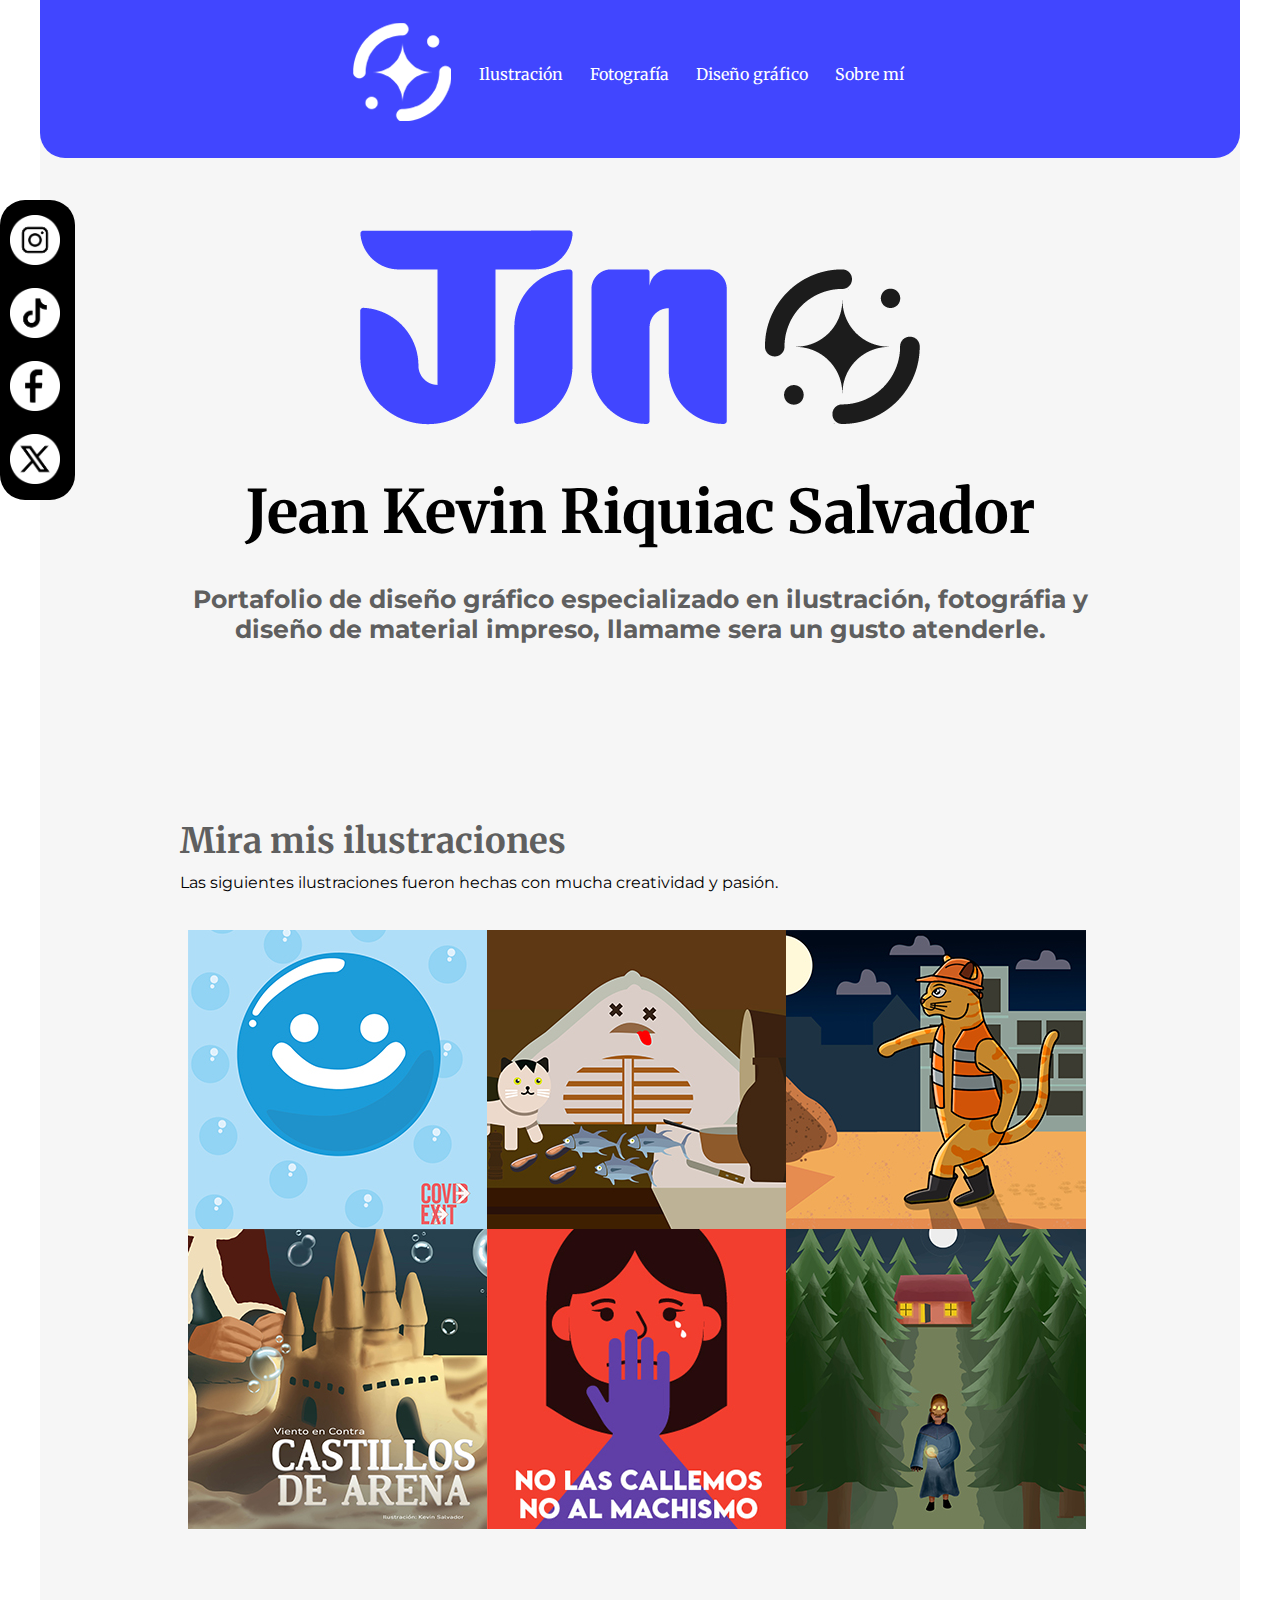
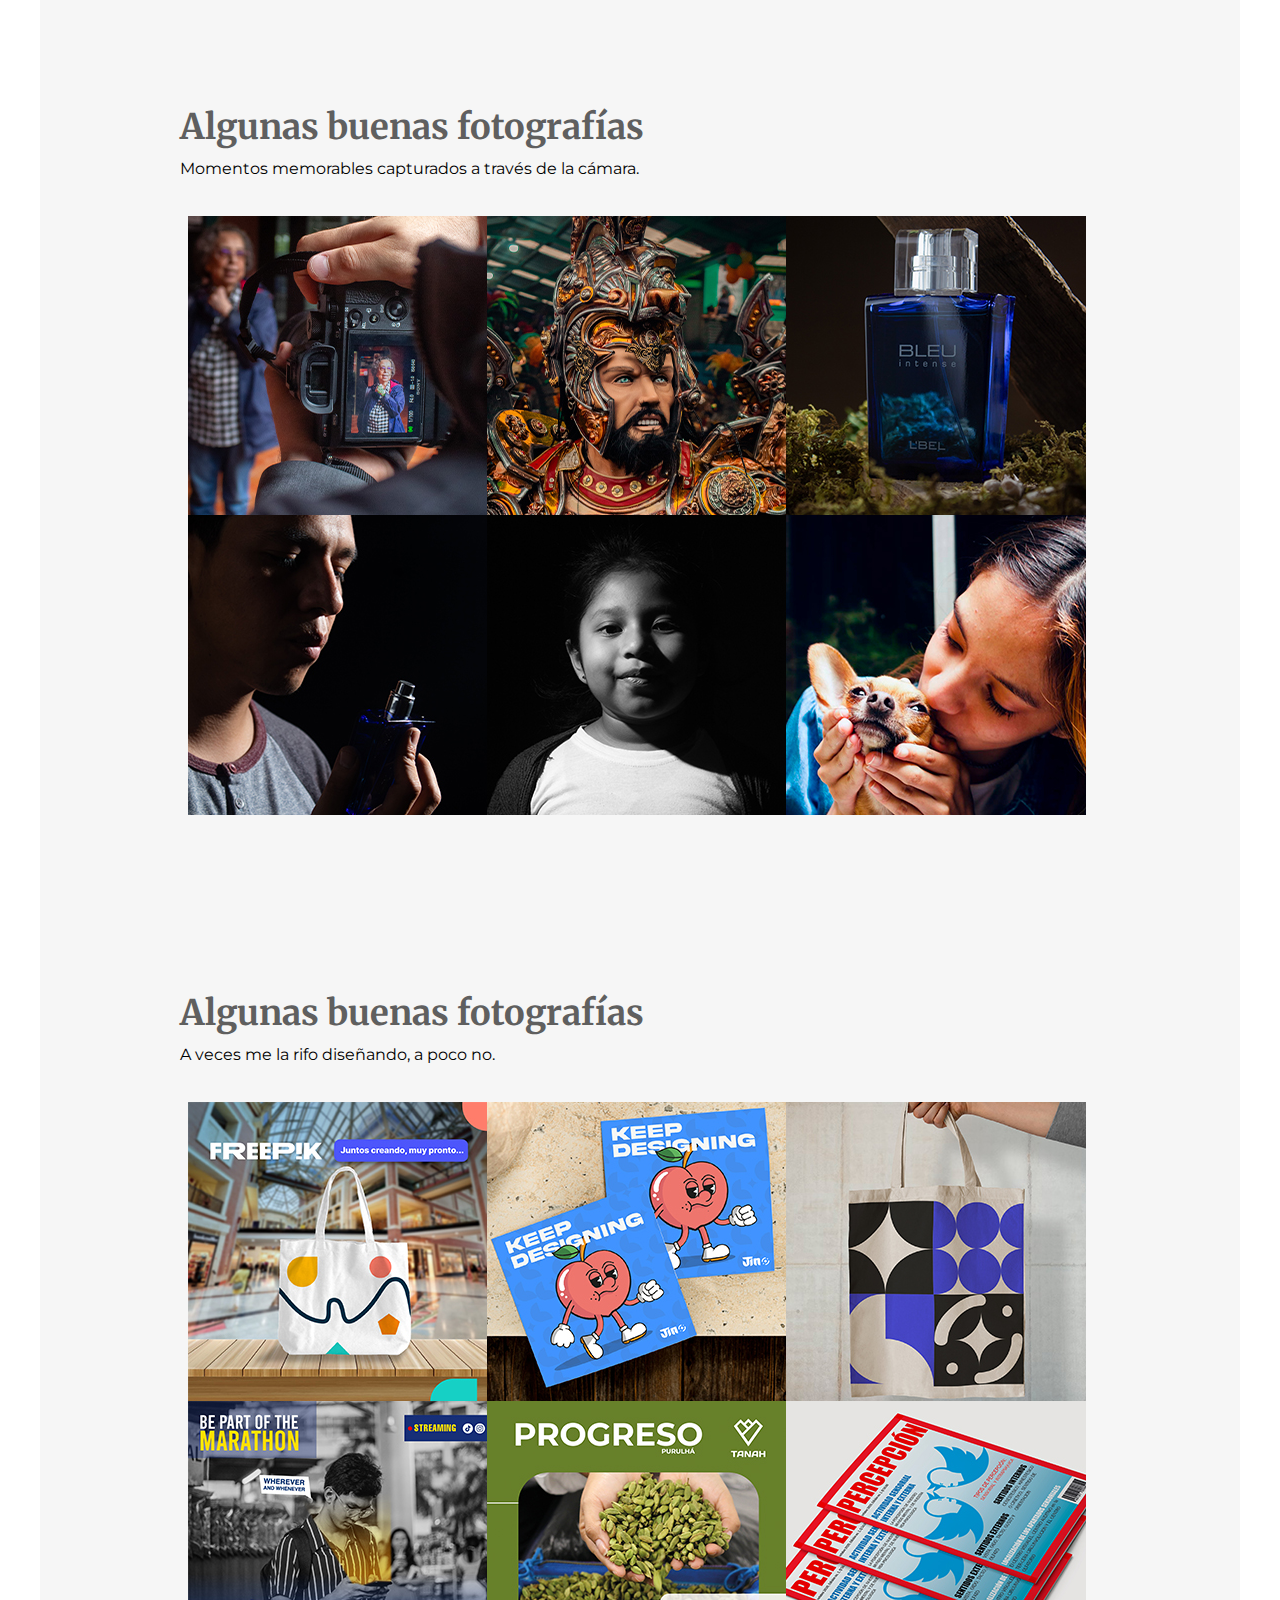
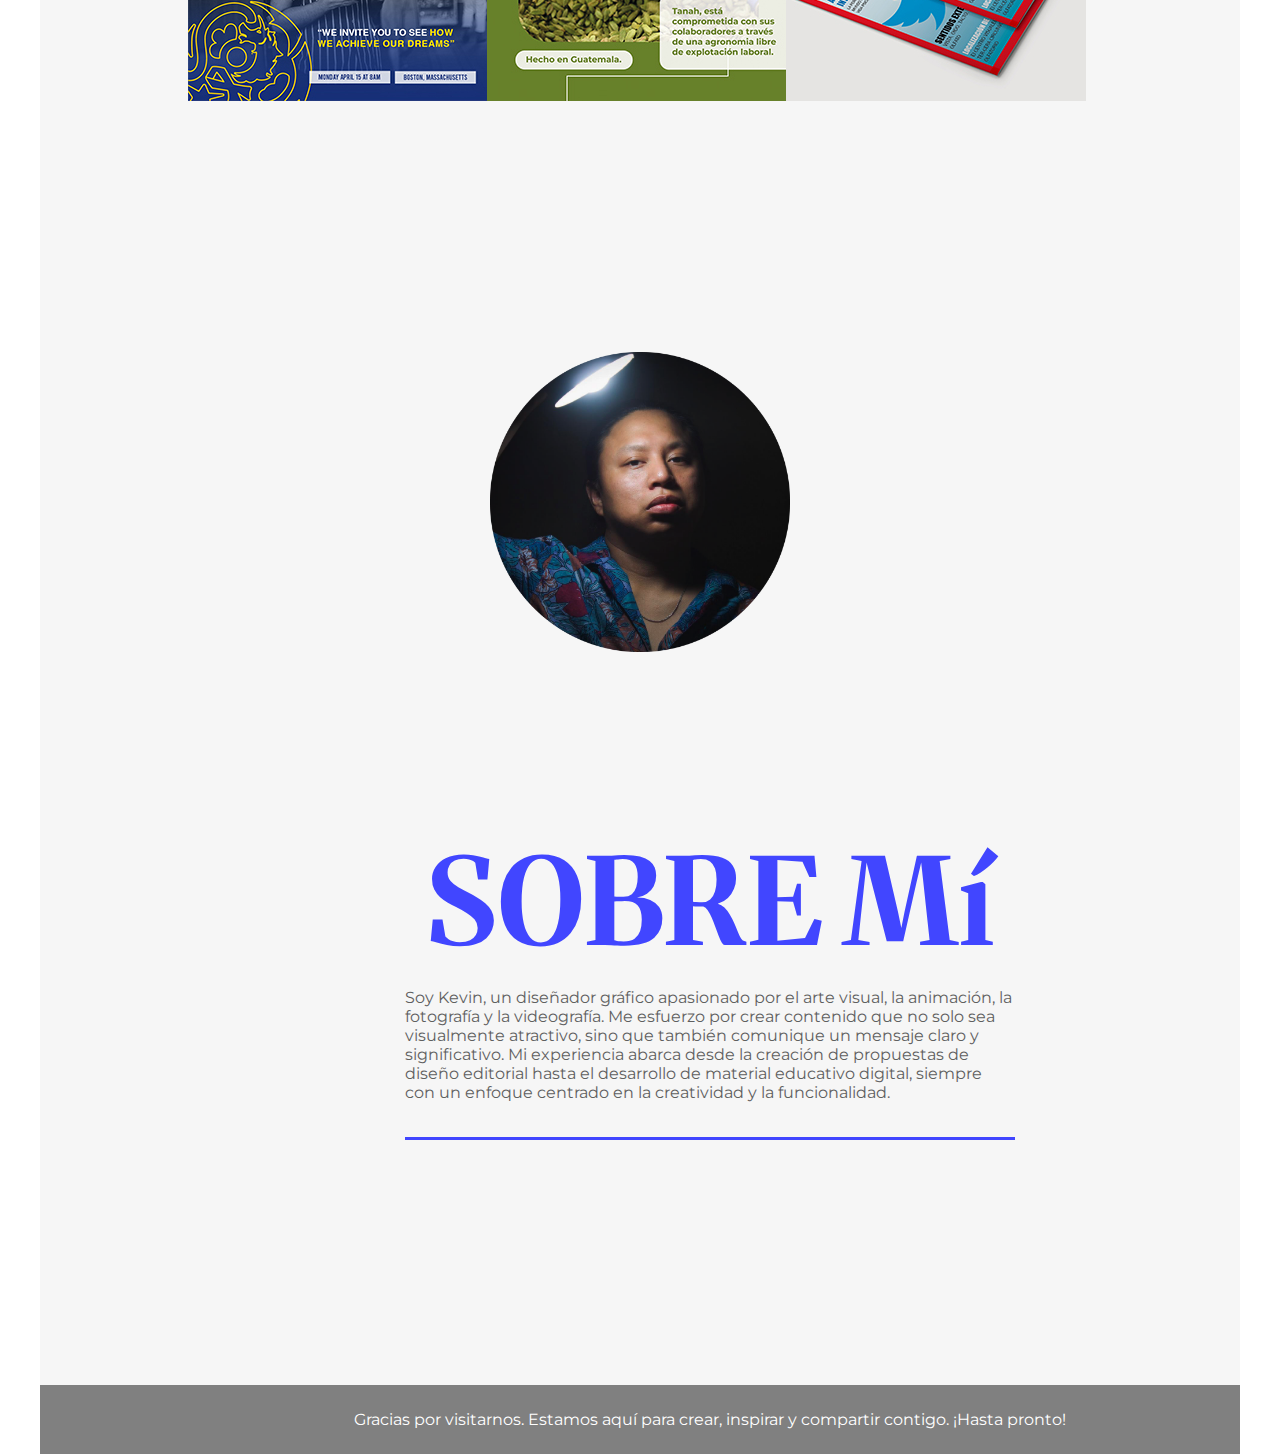
<file: index.html>
<!DOCTYPE html>
<html lang="es">

<head>

    <meta charset="UTF-8">
    <meta name="viewport" content="width=device-width, initial-scale=1.0">
    <title>proyecto final</title>
    <link rel="stylesheet" href="estilos.css">

    <link rel="preconnect" href="https://fonts.googleapis.com">
    <link rel="preconnect" href="https://fonts.gstatic.com" crossorigin>
    <link
        href="https://fonts.googleapis.com/css2?family=Kanit:ital,wght@0,100;0,200;0,300;0,400;0,500;0,600;0,700;0,800;0,900;1,100;1,200;1,300;1,400;1,500;1,600;1,700;1,800;1,900&family=Merriweather:ital,wght@0,300;0,400;0,700;0,900;1,300;1,400;1,700;1,900&family=Montserrat:ital,wght@0,100..900;1,100..900&family=Mulish:ital,wght@0,200..1000;1,200..1000&family=Prompt:ital,wght@0,100;0,200;0,300;0,400;0,500;0,600;0,700;0,800;0,900;1,100;1,200;1,300;1,400;1,500;1,600;1,700;1,800;1,900&family=Tenor+Sans&display=swap"
        rel="stylesheet">

    <link rel="preconnect" href="https://fonts.googleapis.com">
    <link rel="preconnect" href="https://fonts.gstatic.com" crossorigin>
    <link
        href="https://fonts.googleapis.com/css2?family=Kanit:ital,wght@0,100;0,200;0,300;0,400;0,500;0,600;0,700;0,800;0,900;1,100;1,200;1,300;1,400;1,500;1,600;1,700;1,800;1,900&family=Merriweather:ital,wght@0,300;0,400;0,700;0,900;1,300;1,400;1,700;1,900&family=Montserrat:ital,wght@0,100..900;1,100..900&family=Mulish:ital,wght@0,200..1000;1,200..1000&family=Prompt:ital,wght@0,100;0,200;0,300;0,400;0,500;0,600;0,700;0,800;0,900;1,100;1,200;1,300;1,400;1,500;1,600;1,700;1,800;1,900&family=Tenor+Sans&display=swap"
        rel="stylesheet">
</head>
<!--aquí empieza el sitio-->

<body>
    <div class="contenedor">
        <div class="redes">
            <ul>
                <li><a href="https://www.instagram.com"><img src="redes1.png" alt="redes" class="redes1"></a></li>
                <li><a href="https://www.facebook.com"><img src="redes2.png" alt="redes" class="redes1"></a></li>
                <li><a href="https://www.tiktok.com"><img src="redes3.png" alt="redes" class="redes1"></a></li>
                <li><a href="https://www.x.com"><img src="redes4.png" alt="redes" class="redes1"></a></li>
            </ul>
        </div>
        <div id="cabecera"></div>
        <header>
            <nav>
                <table class="menu">
                    <tr>
                        <td class="bmenu"><a href="#cabecera"> <img src="logotipo.png" alt="Logo">
                            </a></td>
                        <td class="bmenu"><a href="#tema1">Ilustración</a></td>
                        <td class="bmenu"><a href="#tema2">Fotografía</a></td>
                        <td class="bmenu"><a href="#tema3">Diseño gráfico</a></td>
                        <td class="bmenu"><a href="#sobremi">Sobre mí</a></td>
                    </tr>
                </table>
            </nav>
        </header>
        <aside>
            <img class="Imagenlogogrande" src="logotipogrande.png" alt="Logogrande">
            <h1>Jean Kevin Riquiac Salvador</h1>
            <h3>Portafolio de diseño gráfico especializado en ilustración, fotográfia y diseño de material impreso,
                llamame sera un gusto atenderle.</h3>
        </aside>
        <div id="tema1"></div>
        <main>
            <section>
                <article>
                    <h2>Mira mis ilustraciones</h2>
                    <p>Las siguientes ilustraciones fueron hechas con mucha creatividad y pasión.</p>
                    <div class="galeria">
                        <a href="diseño1.html" class="imagen"><img src="diseño1.jpg" alt="imagen" class="imagen"></a>
                        <a href="#" class="imagen"><img src="diseño2.jpg" alt="imagen" class="imagen"></a>
                        <a href="#" class="imagen"><img src="diseño3.jpg" alt="imagen" class="imagen"></a>
                        <a href="#" class="imagen"><img src="diseño4.jpg" alt="imagen" class="imagen"></a>
                        <a href="#" class="imagen"><img src="diseño5.jpg" alt="imagen" class="imagen"></a>
                        <a href="#" class="imagen"><img src="diseño6.jpg" alt="imagen" class="imagen"></a>
                    </div>
                </article>
                <div id="tema2"></div>
                <article>
                    <h2>Algunas buenas fotografías</h2>
                    <p>Momentos memorables capturados a través de la cámara.</p>
                    <div class="galeria">
                        <a href="#" class="imagen"><img src="diseño7.jpg" alt="imagen" class="imagen"></a>
                        <a href="#" class="imagen"><img src="diseño8.jpg" alt="imagen" class="imagen"></a>
                        <a href="#" class="imagen"><img src="diseño9.jpg" alt="imagen" class="imagen"></a>
                        <a href="#" class="imagen"><img src="diseño10.jpg" alt="imagen" class="imagen"></a>
                        <a href="#" class="imagen"><img src="diseño11.jpg" alt="imagen" class="imagen"></a>
                        <a href="#" class="imagen"><img src="diseño12.jpg" alt="imagen" class="imagen"></a>
                    </div>
                </article>
                <div id="tema3"></div>
                <article>
                    <h2>Algunas buenas fotografías</h2>
                    <p>A veces me la rifo diseñando, a poco no.</p>
                    <div class="galeria">
                        <a href="# class="imagen"><img src="diseño13.jpg" alt="imagen" class="imagen"></a>
                        <a href="#" class="imagen"><img src="diseño14.jpg" alt="imagen" class="imagen"></a>
                        <a href="#" class="imagen"><img src="diseño15.jpg" alt="imagen" class="imagen"></a>
                        <a href="#" class="imagen"><img src="diseño16.jpg" alt="imagen" class="imagen"></a>
                        <a href="#" class="imagen"><img src="diseño17.jpg" alt="imagen" class="imagen"></a>
                        <a href="#" class="imagen"><img src="diseño18.jpg" alt="imagen" class="imagen"></a>
                    </div>
                </article> 
            </section>
          <!--esta area es para el footer-->
          <div id="sobremi"></div>
            <article class="sobre">
                <img src="imagen mia.png" alt="yo" class="mifoto">
                <h2 class="sobre">SOBRE Mí</h2>
                <P class="sobre">Soy Kevin, un diseñador gráfico apasionado por el arte visual, la animación, la fotografía y la videografía. Me esfuerzo por crear contenido que no solo sea visualmente atractivo, sino que también comunique un mensaje claro y significativo. Mi experiencia abarca desde la creación de propuestas de diseño editorial hasta el desarrollo de material educativo digital, siempre con un enfoque centrado en la creatividad y la funcionalidad.</P>
            </article>
            <footer>
                <p class="pie">
                    Gracias por visitarnos. Estamos aquí para crear, inspirar y compartir contigo. ¡Hasta pronto!
                </p>
            </footer>
        </main>
    </div>
</body>

</html>
</file>
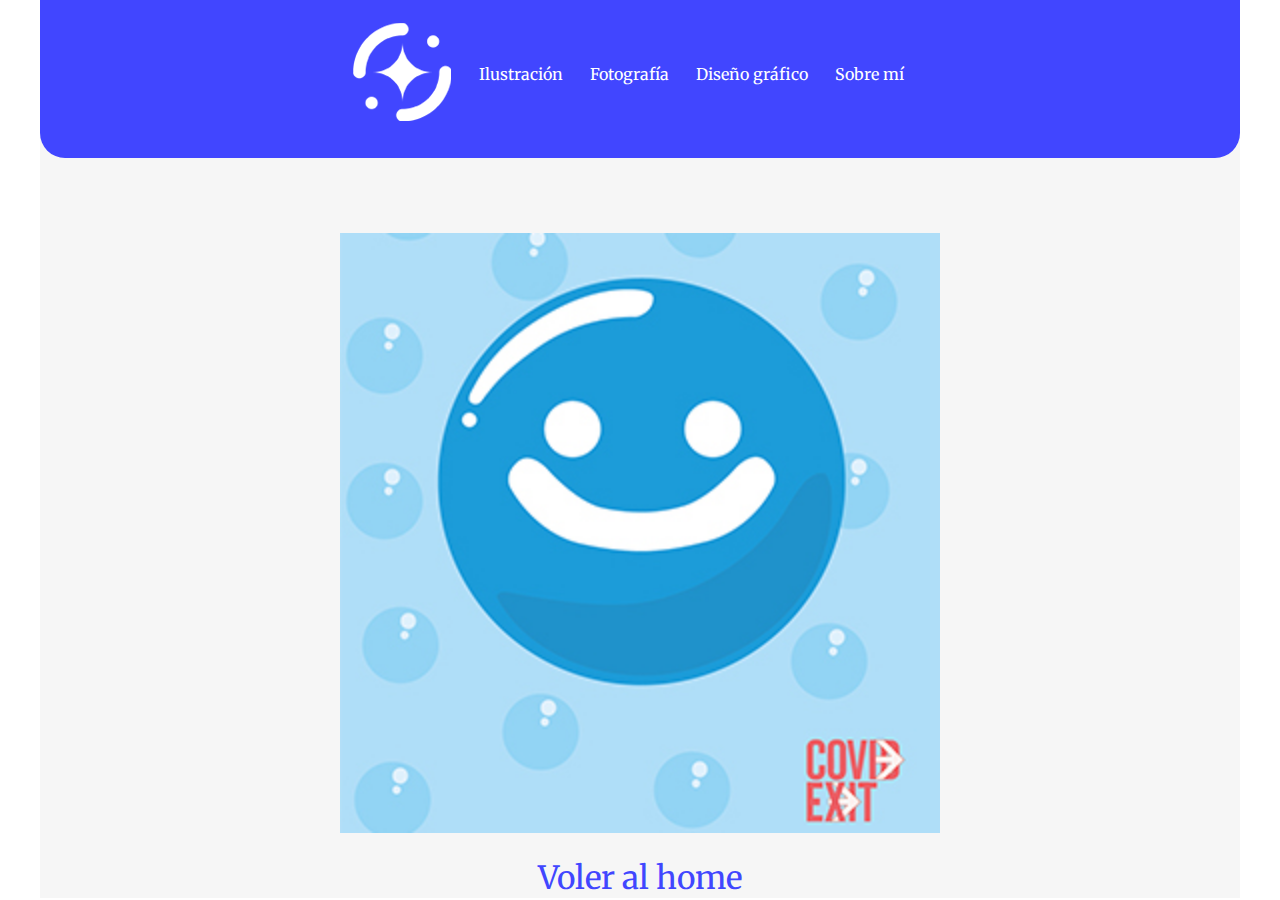
<file: diseño1.html>
<!DOCTYPE html>
<html lang="es">
<head>

    <meta charset="UTF-8">
    <meta name="viewport" content="width=device-width, initial-scale=1.0">
    <title>Diseño1</title>
    <link rel="stylesheet" href="estilos.css">

    <link rel="preconnect" href="https://fonts.googleapis.com">
    <link rel="preconnect" href="https://fonts.gstatic.com" crossorigin>
    <link href="https://fonts.googleapis.com/css2?family=Kanit:ital,wght@0,100;0,200;0,300;0,400;0,500;0,600;0,700;0,800;0,900;1,100;1,200;1,300;1,400;1,500;1,600;1,700;1,800;1,900&family=Merriweather:ital,wght@0,300;0,400;0,700;0,900;1,300;1,400;1,700;1,900&family=Montserrat:ital,wght@0,100..900;1,100..900&family=Mulish:ital,wght@0,200..1000;1,200..1000&family=Prompt:ital,wght@0,100;0,200;0,300;0,400;0,500;0,600;0,700;0,800;0,900;1,100;1,200;1,300;1,400;1,500;1,600;1,700;1,800;1,900&family=Tenor+Sans&display=swap" rel="stylesheet">

    <link rel="preconnect" href="https://fonts.googleapis.com">
    <link rel="preconnect" href="https://fonts.gstatic.com" crossorigin>
    <link href="https://fonts.googleapis.com/css2?family=Kanit:ital,wght@0,100;0,200;0,300;0,400;0,500;0,600;0,700;0,800;0,900;1,100;1,200;1,300;1,400;1,500;1,600;1,700;1,800;1,900&family=Merriweather:ital,wght@0,300;0,400;0,700;0,900;1,300;1,400;1,700;1,900&family=Montserrat:ital,wght@0,100..900;1,100..900&family=Mulish:ital,wght@0,200..1000;1,200..1000&family=Prompt:ital,wght@0,100;0,200;0,300;0,400;0,500;0,600;0,700;0,800;0,900;1,100;1,200;1,300;1,400;1,500;1,600;1,700;1,800;1,900&family=Tenor+Sans&display=swap" rel="stylesheet">
</head>
<!--aquí empieza el sitio-->
<body>
    <div class="contenedor">
    <header>
        <nav>
            <table class="menu">
                <tr>
                    <td class="bmenu"><a href="#"> <img src="logotipo.png" alt="Logo">
                    </a></td>
                    <td class="bmenu"><a href="#">Ilustración</a></td>
                    <td class="bmenu"><a href="#">Fotografía</a></td>
                    <td class="bmenu"><a href="#">Diseño gráfico</a></td>
                    <td class="bmenu"><a href="#">Sobre mí</a></td>
                </tr>
            </table>
        </nav>
    </header>
    <main>
        <img src="diseño1.jpg" alt="diseño1" class="diseñopaginagrande1">
        <a href="index.html" class="volver"> Voler al home</a>

    </main>
</div>
</body>
</html>
</file>
<file: estilos.css>
*{margin: 0;
padding: 0;
text-decoration: none;
font-family:montserrat, sans-serif;
}
html{
    scroll-behavior:smooth;
}

ul{ list-style: none;
padding: 0;
}

.contenedor{
    width: 1200px;
    background-color: rgb(246, 246, 246);
    margin-left: auto;
    margin-right: auto;
}
/* aqui empeiza el header */

header{
    background-color: #4146FF;
    border-radius:0 0 25px 25px;
    position: sticky;
    top: 0;
    z-index: 1;

}
.menu{
    margin-left: auto;
    margin-right: auto;
    padding-top: 20px;
    padding-bottom: 30px;
}
.bmenu{
padding-right:25px;
}
a
{color: white;
font-family: Merriweather,sans-serif;
}
a:hover{
    opacity: 75%; transition: 0.5s;

}
.Imagenlogogrande{
    display: block;
    margin-left: auto;
    margin-right: auto;
    margin-top: 55px;
    margin-bottom: 32px;
}
h1{
font-family: Merriweather;
font-size: 60px;
text-align: center;
color: black;
}
h3{
    text-align: center;
    color: rgb(95, 95, 95);
    font-size: 25px;
    margin-top: 35px;
    margin-bottom: 35px;
    margin-left: 140px;
    margin-right: 140px;
}

/*aqui empieza el main*/

h2{font-family:Merriweather;
font-size: 35px;
color: rgb(95, 95, 95);
margin-top: 175px;
margin-left: 140px;

}
p{
 margin-left: 140px;
margin-top: 10px;
}
.galeria{
width: 900px;
margin-left: auto;
margin-right: auto;
margin-top: 40px;
}
img.imagen{
    margin: -2.5px;
}
img.diseñopaginagrande1{ 
    width: 600px;
    display: block;
    margin-left: auto;
    margin-right: auto;
    margin-top: 75px;
    margin-bottom: 25px;
}

a.volver{
    display: block;
color: #4146FF;
text-align: center;
font-size:32px;
}
article.sobre{
    display: block;
    width: 750px;
    margin-left: auto;
    margin-right: auto;
    margin-bottom: 20px;
}
img.mifoto{
    display: block;
    width: 300px;
    margin-left: auto;
    margin-right: auto;
    margin-top: 250px;
}
h2.sobre{
    text-align: center;
    font-size: 120px;
    color: #4146FF;
}
p.sobre{
    color: rgb(95, 95, 95);
    padding-bottom: 35px;
    border-bottom: 3px solid #4146FF;
}
footer{
    margin-top: 242px;
    background-color: gray;
    margin-top: 245px;
}
.pie{
    padding: 25px;
    color: white;
    text-align: center;
}
/*boton de redes*/
div.redes{
    width: 75px;
    height: 300px;
    background-color: #000000;
    position: fixed;
    top: 200px;
    left: 0px;
    border-radius: 25px 25px 25px 25px;
}

.redes1{
    display: block;
    width: 50px;
    margin-top: 15px;
    margin-bottom: 23px;
    margin-left: 10px;
</file>
